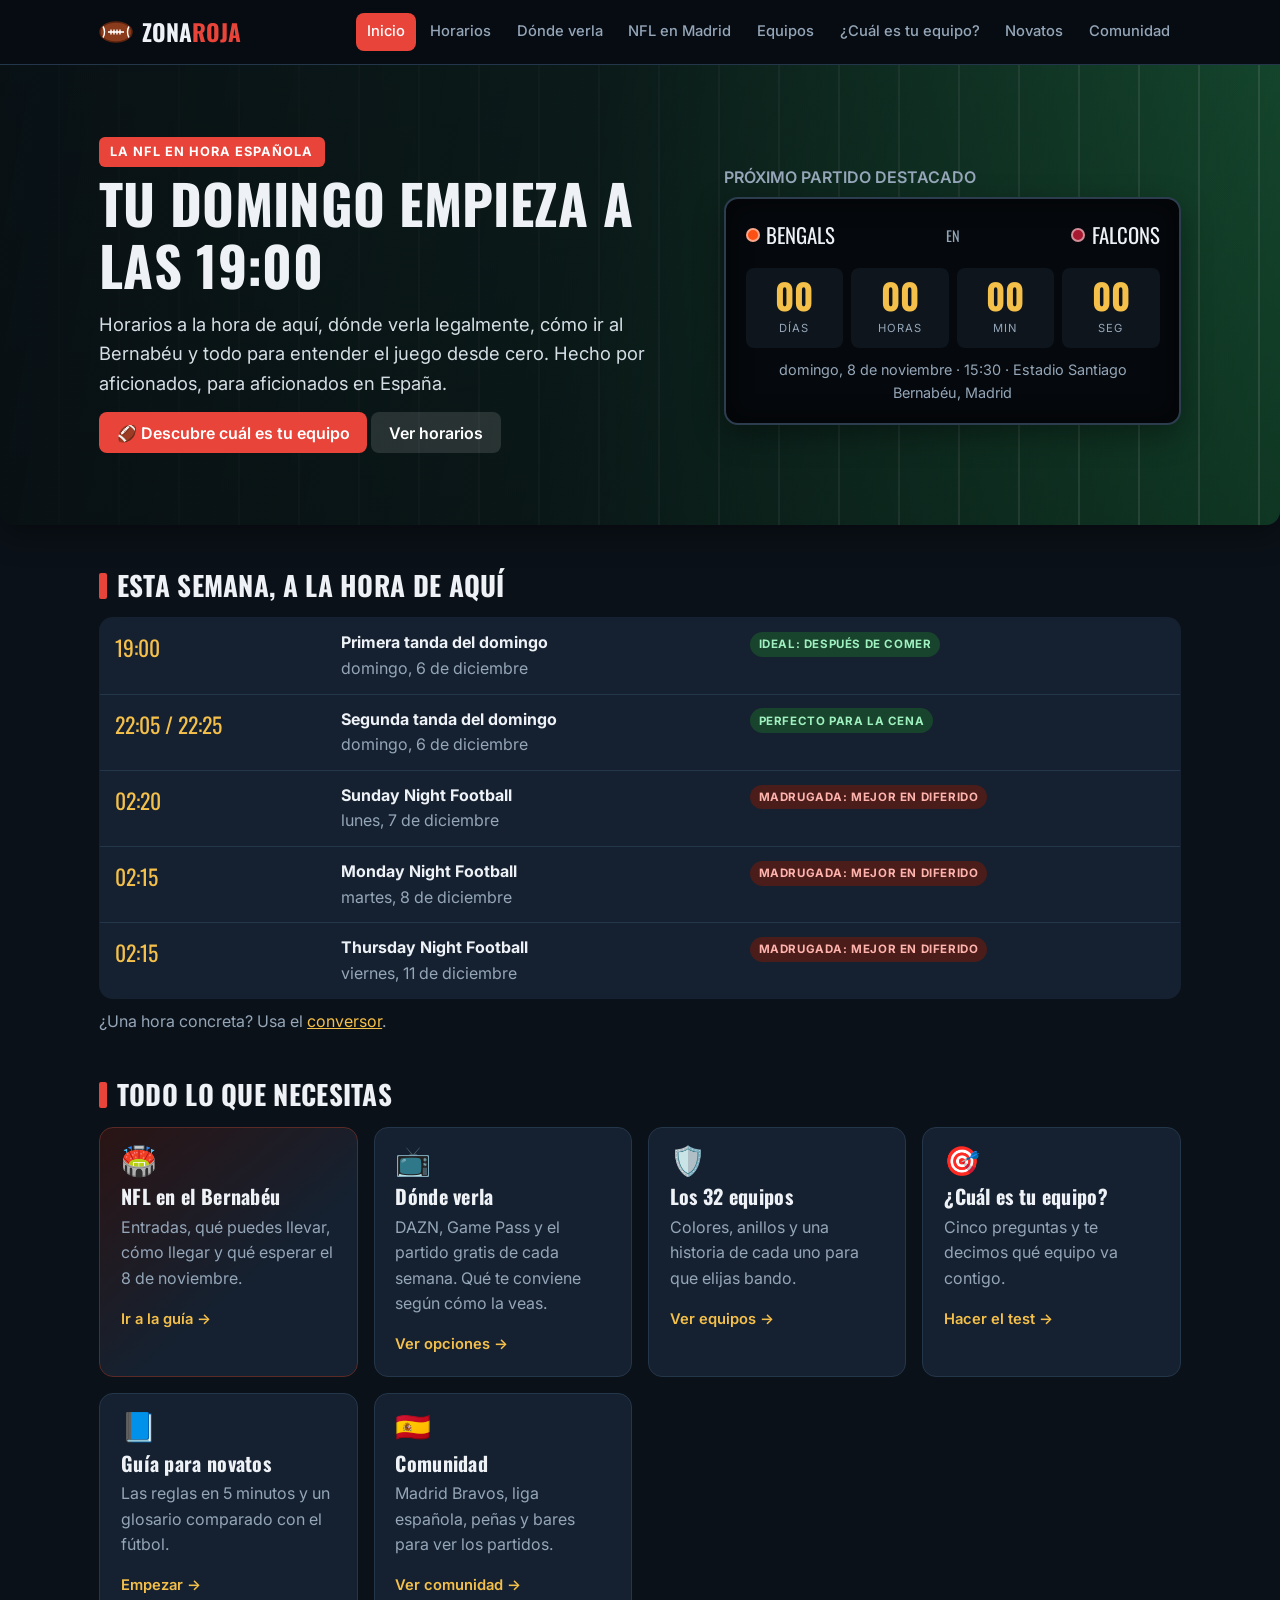
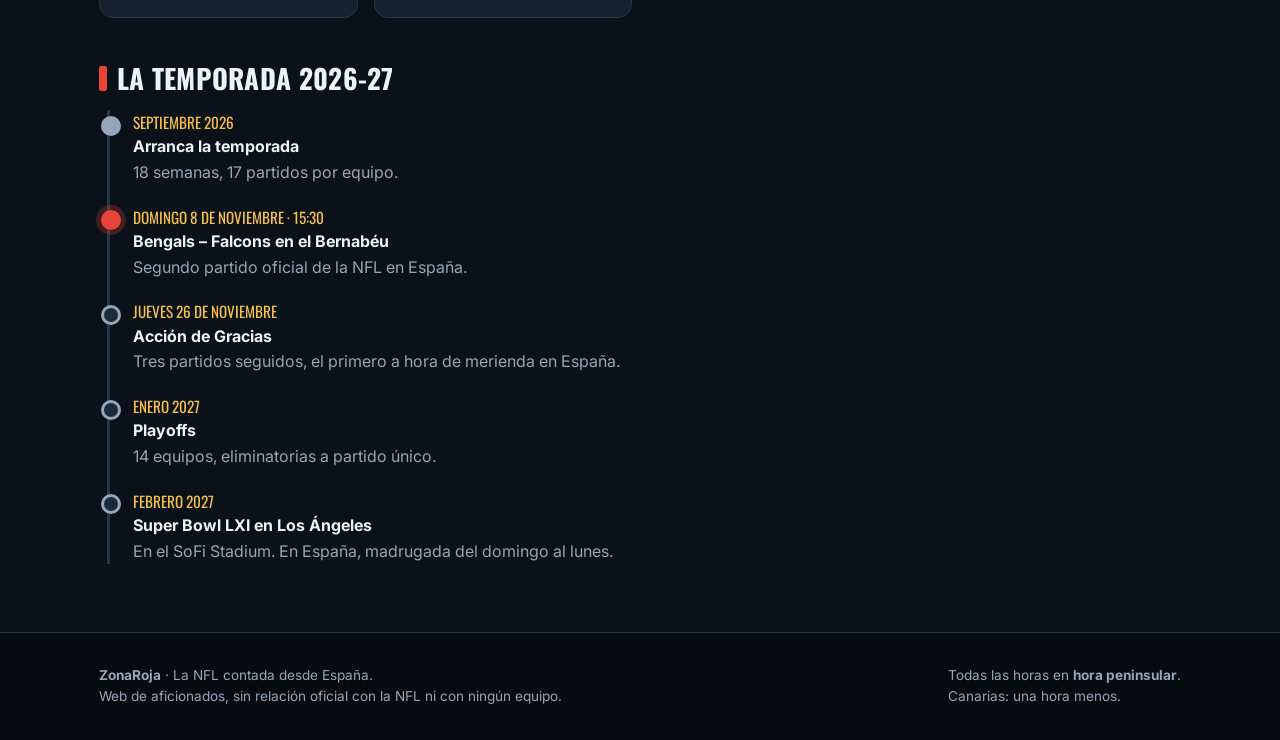
<file: index.html>
<!DOCTYPE html>
<html lang="es">
<head>
<meta charset="utf-8">
<meta name="viewport" content="width=device-width, initial-scale=1">
<title>La NFL contada desde España · ZonaRoja</title>
<link rel="stylesheet" href="style.css">
<script src="app.js" defer></script>
</head>
<body>
<div id="cabecera"></div>
<section class="hero"><div class="wrap hero-grid">
  <div>
    <span class="kicker">La NFL en hora española</span>
    <h1>Tu domingo empieza a las 19:00</h1>
    <p class="lead">Horarios a la hora de aquí, dónde verla legalmente, cómo ir al Bernabéu y todo para entender el juego desde cero. Hecho por aficionados, para aficionados en España.</p>
    <a class="boton" href="test.html">🏈 Descubre cuál es tu equipo</a>
    <a class="boton" style="background:rgba(255,255,255,.12)" href="horarios.html">Ver horarios</a>
  </div>
  <div>
    <div class="muted" style="margin-bottom:.4rem;font-weight:600">PRÓXIMO PARTIDO DESTACADO</div>
    <div class="marcador" id="marcador"></div>
  </div>
</div></section>

<main class="wrap">
  <div id="novedades"></div>
  <h2>Esta semana, a la hora de aquí</h2>
  <div id="aviso-cambio"></div>
  <div class="scroll-x"><table class="tabla"><tbody id="proxima-jornada"></tbody></table></div>
  <p class="muted" style="margin-top:.6rem">¿Una hora concreta? Usa el <a href="horarios.html#conversor">conversor</a>.</p>

  <h2>Todo lo que necesitas</h2>
  <div class="grid">
    <a class="card enlace destacada" href="madrid.html"><span class="icono">🏟️</span><h3>NFL en el Bernabéu</h3><p class="muted">Entradas, qué puedes llevar, cómo llegar y qué esperar el 8 de noviembre.</p><span class="mas">Ir a la guía →</span></a>
    <a class="card enlace" href="donde-ver.html"><span class="icono">📺</span><h3>Dónde verla</h3><p class="muted">DAZN, Game Pass y el partido gratis de cada semana. Qué te conviene según cómo la veas.</p><span class="mas">Ver opciones →</span></a>
    <a class="card enlace" href="equipos.html"><span class="icono">🛡️</span><h3>Los 32 equipos</h3><p class="muted">Colores, anillos y una historia de cada uno para que elijas bando.</p><span class="mas">Ver equipos →</span></a>
    <a class="card enlace" href="test.html"><span class="icono">🎯</span><h3>¿Cuál es tu equipo?</h3><p class="muted">Cinco preguntas y te decimos qué equipo va contigo.</p><span class="mas">Hacer el test →</span></a>
    <a class="card enlace" href="novatos.html"><span class="icono">📘</span><h3>Guía para novatos</h3><p class="muted">Las reglas en 5 minutos y un glosario comparado con el fútbol.</p><span class="mas">Empezar →</span></a>
    <a class="card enlace" href="comunidad.html"><span class="icono">🇪🇸</span><h3>Comunidad</h3><p class="muted">Madrid Bravos, liga española, peñas y bares para ver los partidos.</p><span class="mas">Ver comunidad →</span></a>
  </div>

  <h2>La temporada 2026-27</h2>
  <div class="timeline">
    <div class="hito pasado"><div class="fecha">Septiembre 2026</div><strong>Arranca la temporada</strong><div class="muted">18 semanas, 17 partidos por equipo.</div></div>
    <div class="hito proximo"><div class="fecha">Domingo 8 de noviembre · 15:30</div><strong>Bengals – Falcons en el Bernabéu</strong><div class="muted">Segundo partido oficial de la NFL en España.</div></div>
    <div class="hito"><div class="fecha">Jueves 26 de noviembre</div><strong>Acción de Gracias</strong><div class="muted">Tres partidos seguidos, el primero a hora de merienda en España.</div></div>
    <div class="hito"><div class="fecha">Enero 2027</div><strong>Playoffs</strong><div class="muted">14 equipos, eliminatorias a partido único.</div></div>
    <div class="hito"><div class="fecha">Febrero 2027</div><strong>Super Bowl LXI en Los Ángeles</strong><div class="muted">En el SoFi Stadium. En España, madrugada del domingo al lunes.</div></div>
  </div>
</main>
<div id="pie"></div>
</body>
</html>
</file>
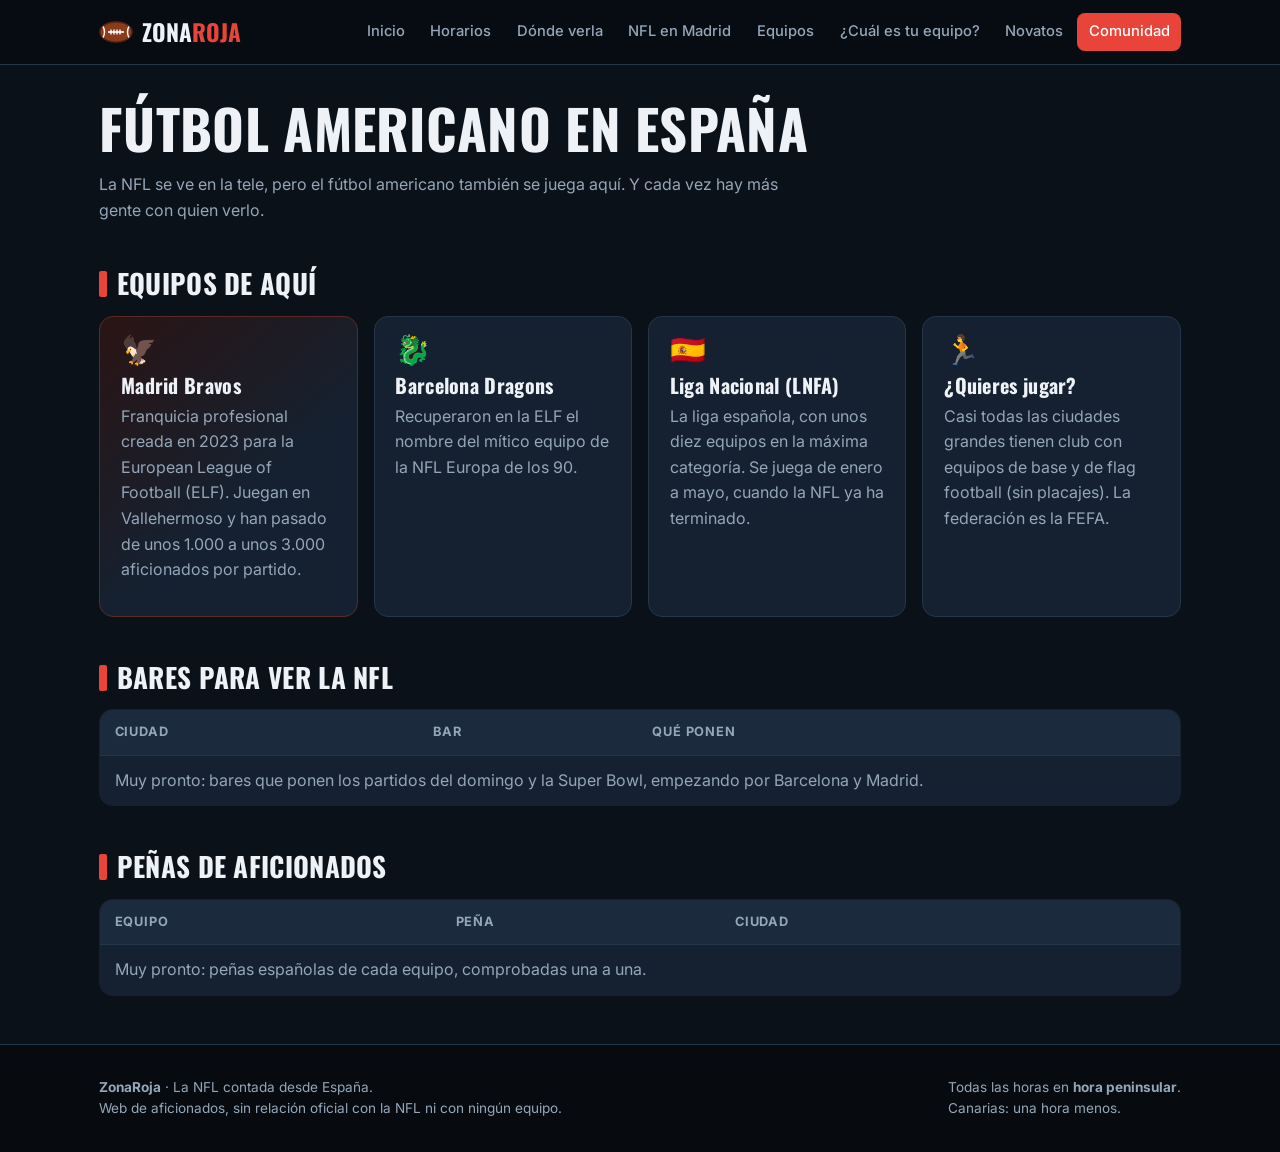
<file: comunidad.html>
<!DOCTYPE html>
<html lang="es">
<head>
<meta charset="utf-8">
<meta name="viewport" content="width=device-width, initial-scale=1">
<title>Comunidad NFL en España · ZonaRoja</title>
<link rel="stylesheet" href="style.css">
<script src="app.js" defer></script>
</head>
<body>
<div id="cabecera"></div>
<main class="wrap">
  <h1 style="margin-top:2rem">Fútbol americano en España</h1>
  <p class="lead muted" style="max-width:720px">La NFL se ve en la tele, pero el fútbol americano también se juega aquí. Y cada vez hay más gente con quien verlo.</p>

  <h2>Equipos de aquí</h2>
  <div class="grid">
    <div class="card destacada"><span class="icono">🦅</span><h3>Madrid Bravos</h3><p class="muted">Franquicia profesional creada en 2023 para la European League of Football (ELF). Juegan en Vallehermoso y han pasado de unos 1.000 a unos 3.000 aficionados por partido.</p></div>
    <div class="card"><span class="icono">🐉</span><h3>Barcelona Dragons</h3><p class="muted">Recuperaron en la ELF el nombre del mítico equipo de la NFL Europa de los 90.</p></div>
    <div class="card"><span class="icono">🇪🇸</span><h3>Liga Nacional (LNFA)</h3><p class="muted">La liga española, con unos diez equipos en la máxima categoría. Se juega de enero a mayo, cuando la NFL ya ha terminado.</p></div>
    <div class="card"><span class="icono">🏃</span><h3>¿Quieres jugar?</h3><p class="muted">Casi todas las ciudades grandes tienen club con equipos de base y de flag football (sin placajes). La federación es la FEFA.</p></div>
  </div>

  <h2>Bares para ver la NFL</h2>
  <div class="scroll-x"><table class="tabla"><thead><tr><th>Ciudad</th><th>Bar</th><th>Qué ponen</th><th></th></tr></thead>
    <tbody id="tabla-bares"><tr><td colspan="4" class="muted">Muy pronto: bares que ponen los partidos del domingo y la Super Bowl, empezando por Barcelona y Madrid.</td></tr></tbody></table></div>

  <h2>Peñas de aficionados</h2>
  <div class="scroll-x"><table class="tabla"><thead><tr><th>Equipo</th><th>Peña</th><th>Ciudad</th><th></th></tr></thead>
    <tbody id="tabla-penas"><tr><td colspan="4" class="muted">Muy pronto: peñas españolas de cada equipo, comprobadas una a una.</td></tr></tbody></table></div>
</main>
<div id="pie"></div>
</body>
</html>
</file>
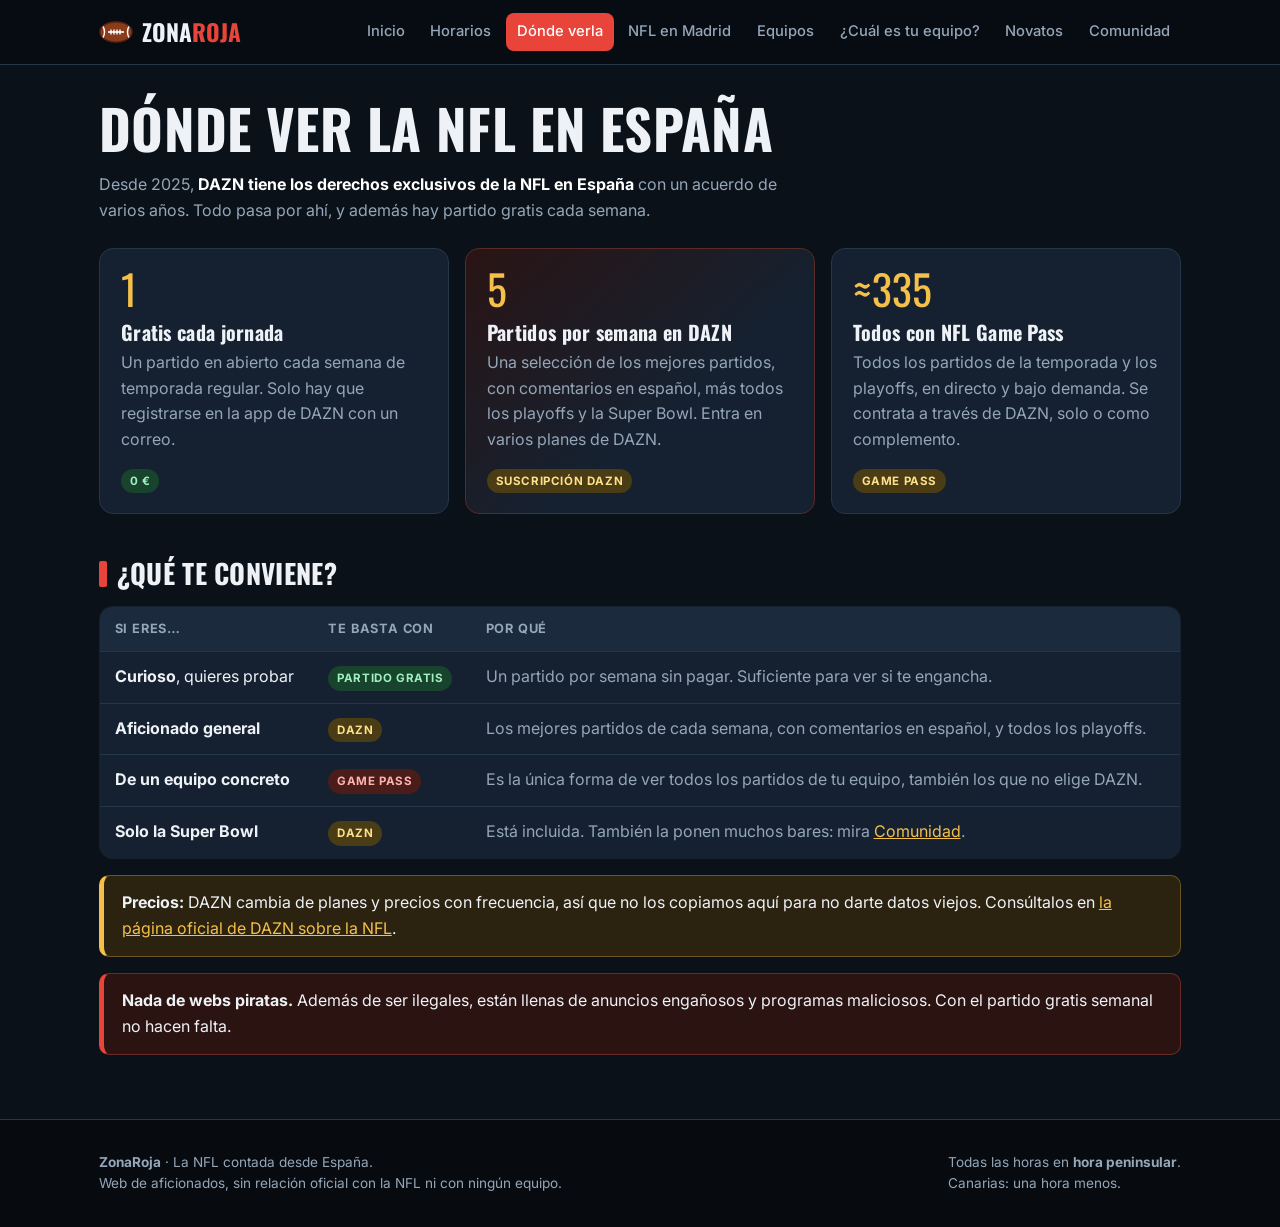
<file: donde-ver.html>
<!DOCTYPE html>
<html lang="es">
<head>
<meta charset="utf-8">
<meta name="viewport" content="width=device-width, initial-scale=1">
<title>Dónde ver la NFL en España · ZonaRoja</title>
<link rel="stylesheet" href="style.css">
<script src="app.js" defer></script>
</head>
<body>
<div id="cabecera"></div>
<main class="wrap">
  <h1 style="margin-top:2rem">Dónde ver la NFL en España</h1>
  <p class="lead muted" style="max-width:720px">Desde 2025, <strong style="color:#fff">DAZN tiene los derechos exclusivos de la NFL en España</strong> con un acuerdo de varios años. Todo pasa por ahí, y además hay partido gratis cada semana.</p>

  <div class="grid" style="margin-top:1.5rem">
    <div class="card"><span class="num">1</span><h3 style="margin-top:.4rem">Gratis cada jornada</h3><p class="muted">Un partido en abierto cada semana de temporada regular. Solo hay que registrarse en la app de DAZN con un correo.</p><span class="tag ok">0 €</span></div>
    <div class="card destacada"><span class="num">5</span><h3 style="margin-top:.4rem">Partidos por semana en DAZN</h3><p class="muted">Una selección de los mejores partidos, con comentarios en español, más todos los playoffs y la Super Bowl. Entra en varios planes de DAZN.</p><span class="tag medio">Suscripción DAZN</span></div>
    <div class="card"><span class="num">≈335</span><h3 style="margin-top:.4rem">Todos con NFL Game Pass</h3><p class="muted">Todos los partidos de la temporada y los playoffs, en directo y bajo demanda. Se contrata a través de DAZN, solo o como complemento.</p><span class="tag medio">Game Pass</span></div>
  </div>

  <h2>¿Qué te conviene?</h2>
  <div class="scroll-x"><table class="tabla">
    <thead><tr><th>Si eres…</th><th>Te basta con</th><th>Por qué</th></tr></thead>
    <tbody>
      <tr><td><strong>Curioso</strong>, quieres probar</td><td><span class="tag ok">Partido gratis</span></td><td class="muted">Un partido por semana sin pagar. Suficiente para ver si te engancha.</td></tr>
      <tr><td><strong>Aficionado general</strong></td><td><span class="tag medio">DAZN</span></td><td class="muted">Los mejores partidos de cada semana, con comentarios en español, y todos los playoffs.</td></tr>
      <tr><td><strong>De un equipo concreto</strong></td><td><span class="tag mal">Game Pass</span></td><td class="muted">Es la única forma de ver todos los partidos de tu equipo, también los que no elige DAZN.</td></tr>
      <tr><td><strong>Solo la Super Bowl</strong></td><td><span class="tag medio">DAZN</span></td><td class="muted">Está incluida. También la ponen muchos bares: mira <a href="comunidad.html">Comunidad</a>.</td></tr>
    </tbody>
  </table></div>

  <div class="aviso"><strong>Precios:</strong> DAZN cambia de planes y precios con frecuencia, así que no los copiamos aquí para no darte datos viejos. Consúltalos en <a href="https://www.dazn.com/es-ES/news/f%C3%BAtbol-americano/donde-ver-nfl-en-espana-tv-y-como-contratar-el-nfl-game-pass/yxlyrgzjzc5k10e8rinql9ax2">la página oficial de DAZN sobre la NFL</a>.</div>

  <div class="aviso rojo"><strong>Nada de webs piratas.</strong> Además de ser ilegales, están llenas de anuncios engañosos y programas maliciosos. Con el partido gratis semanal no hacen falta.</div>
</main>
<div id="pie"></div>
</body>
</html>
</file>
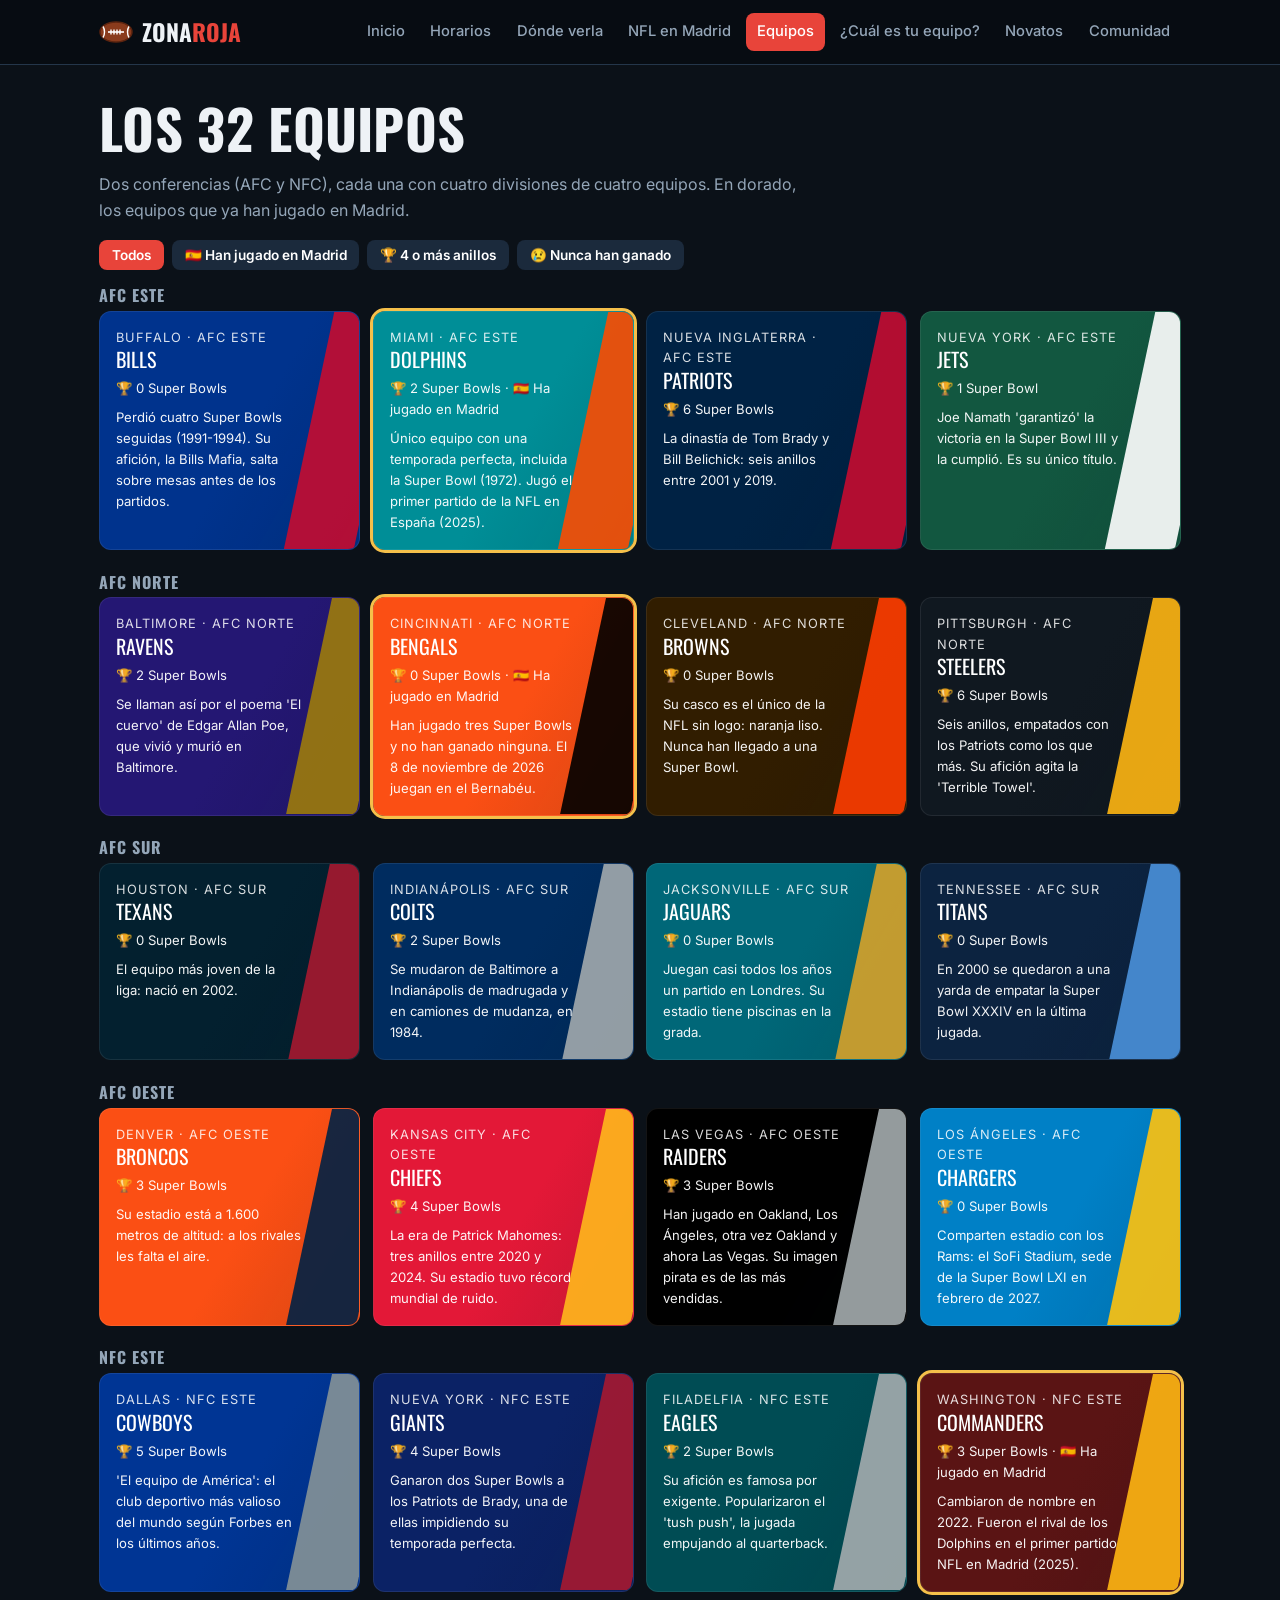
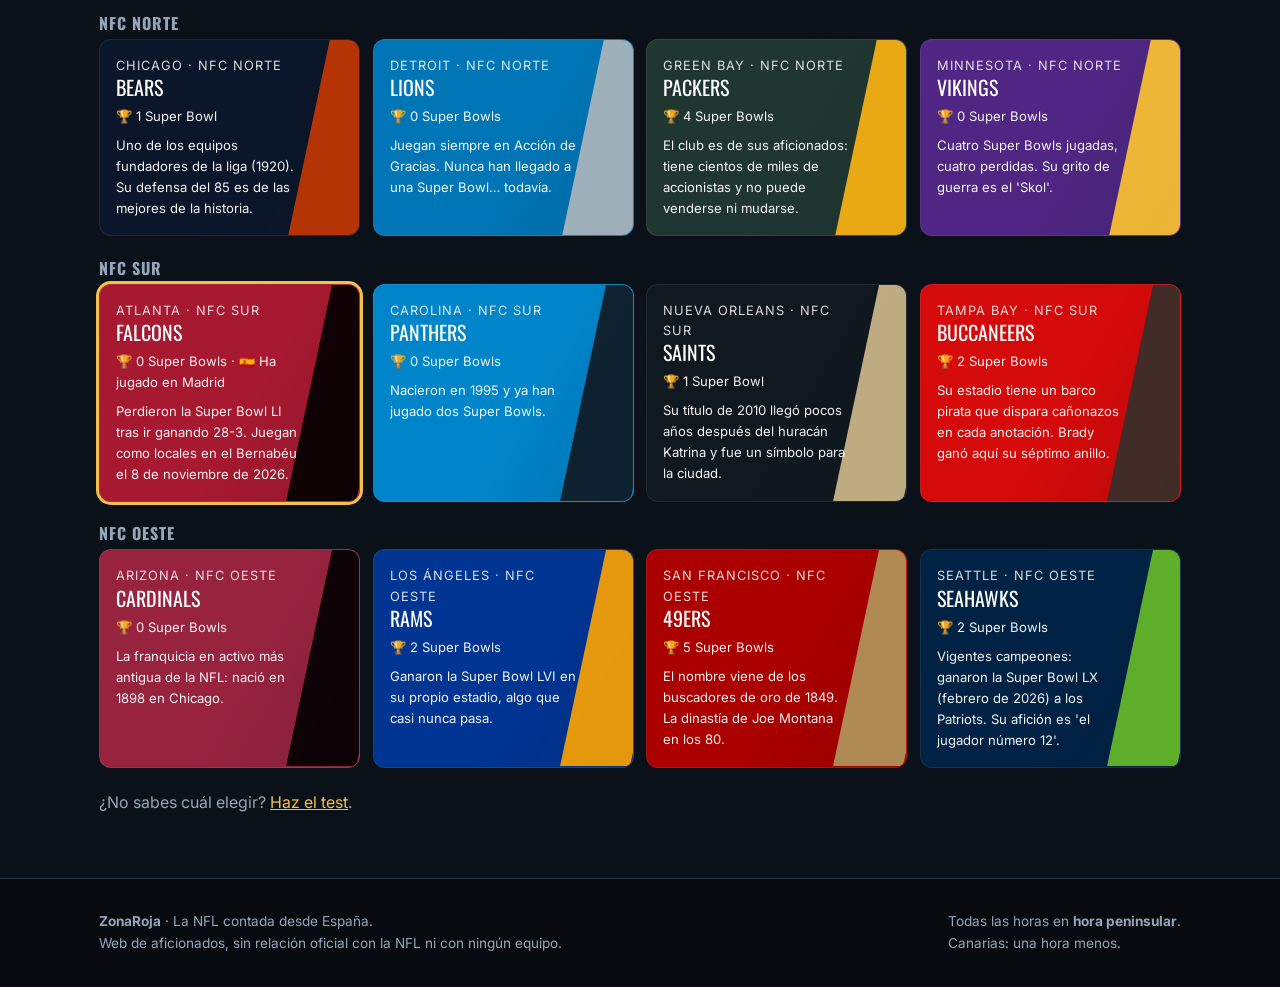
<file: equipos.html>
<!DOCTYPE html>
<html lang="es">
<head>
<meta charset="utf-8">
<meta name="viewport" content="width=device-width, initial-scale=1">
<title>Los 32 equipos de la NFL · ZonaRoja</title>
<link rel="stylesheet" href="style.css">
<script src="app.js" defer></script>
</head>
<body>
<div id="cabecera"></div>
<main class="wrap">
  <h1 style="margin-top:2rem">Los 32 equipos</h1>
  <p class="lead muted" style="max-width:720px">Dos conferencias (AFC y NFC), cada una con cuatro divisiones de cuatro equipos. En dorado, los equipos que ya han jugado en Madrid.</p>
  <div class="filtros">
    <button data-f="Todos">Todos</button>
    <button data-f="España">🇪🇸 Han jugado en Madrid</button>
    <button data-f="Campeones">🏆 4 o más anillos</button>
    <button data-f="Sin anillo">😢 Nunca han ganado</button>
  </div>
  <div id="lista-equipos"></div>
  <p class="muted">¿No sabes cuál elegir? <a href="test.html">Haz el test</a>.</p>
</main>
<div id="pie"></div>
</body>
</html>
</file>
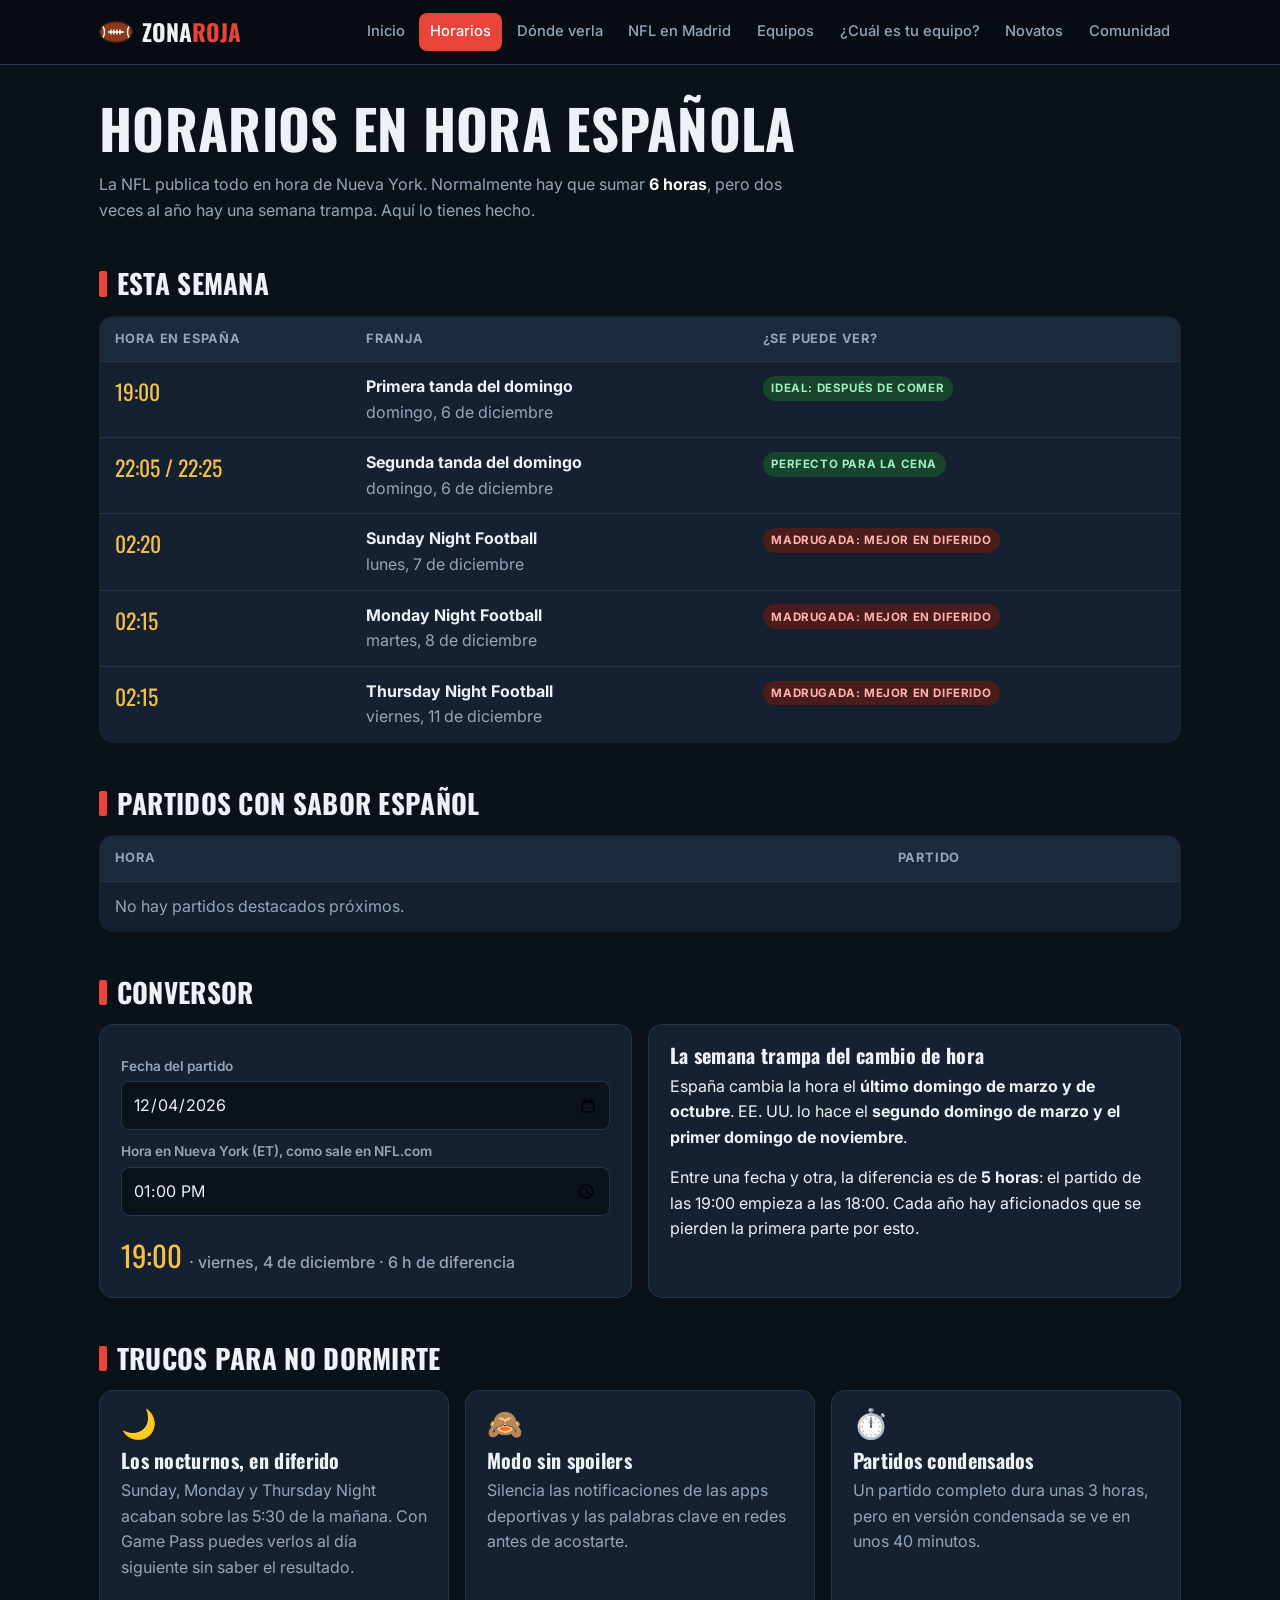
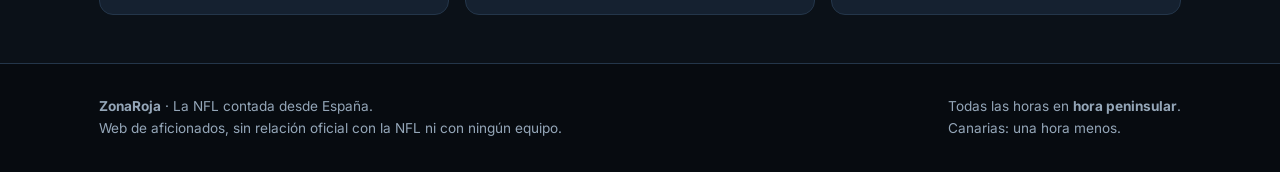
<file: horarios.html>
<!DOCTYPE html>
<html lang="es">
<head>
<meta charset="utf-8">
<meta name="viewport" content="width=device-width, initial-scale=1">
<title>Horarios NFL en hora española · ZonaRoja</title>
<link rel="stylesheet" href="style.css">
<script src="app.js" defer></script>
</head>
<body>
<div id="cabecera"></div>
<main class="wrap">
  <h1 style="margin-top:2rem">Horarios en hora española</h1>
  <p class="lead muted" style="max-width:720px">La NFL publica todo en hora de Nueva York. Normalmente hay que sumar <strong style="color:#fff">6 horas</strong>, pero dos veces al año hay una semana trampa. Aquí lo tienes hecho.</p>

  <h2>Esta semana</h2>
  <div id="aviso-cambio-h"></div>
  <div class="scroll-x"><table class="tabla"><thead><tr><th>Hora en España</th><th>Franja</th><th>¿Se puede ver?</th></tr></thead><tbody id="proxima-jornada-h"></tbody></table></div>

  <h2>Partidos con sabor español</h2>
  <div class="scroll-x"><table class="tabla"><thead><tr><th>Hora</th><th>Partido</th><th></th></tr></thead><tbody id="tabla-partidos"></tbody></table></div>

  <h2 id="conversor">Conversor</h2>
  <div class="grid-2">
    <div class="card">
      <label for="conv-fecha">Fecha del partido</label><input type="date" id="conv-fecha">
      <label for="conv-hora">Hora en Nueva York (ET), como sale en NFL.com</label><input type="time" id="conv-hora" value="13:00">
      <div class="resultado" id="conv-resultado"></div>
    </div>
    <div class="card">
      <h3>La semana trampa del cambio de hora</h3>
      <p>España cambia la hora el <strong>último domingo de marzo y de octubre</strong>. EE. UU. lo hace el <strong>segundo domingo de marzo y el primer domingo de noviembre</strong>.</p>
      <p>Entre una fecha y otra, la diferencia es de <strong>5 horas</strong>: el partido de las 19:00 empieza a las 18:00. Cada año hay aficionados que se pierden la primera parte por esto.</p>
    </div>
  </div>

  <h2>Trucos para no dormirte</h2>
  <div class="grid">
    <div class="card"><span class="icono">🌙</span><h3>Los nocturnos, en diferido</h3><p class="muted">Sunday, Monday y Thursday Night acaban sobre las 5:30 de la mañana. Con Game Pass puedes verlos al día siguiente sin saber el resultado.</p></div>
    <div class="card"><span class="icono">🙈</span><h3>Modo sin spoilers</h3><p class="muted">Silencia las notificaciones de las apps deportivas y las palabras clave en redes antes de acostarte.</p></div>
    <div class="card"><span class="icono">⏱️</span><h3>Partidos condensados</h3><p class="muted">Un partido completo dura unas 3 horas, pero en versión condensada se ve en unos 40 minutos.</p></div>
  </div>
</main>
<div id="pie"></div>
</body>
</html>
</file>
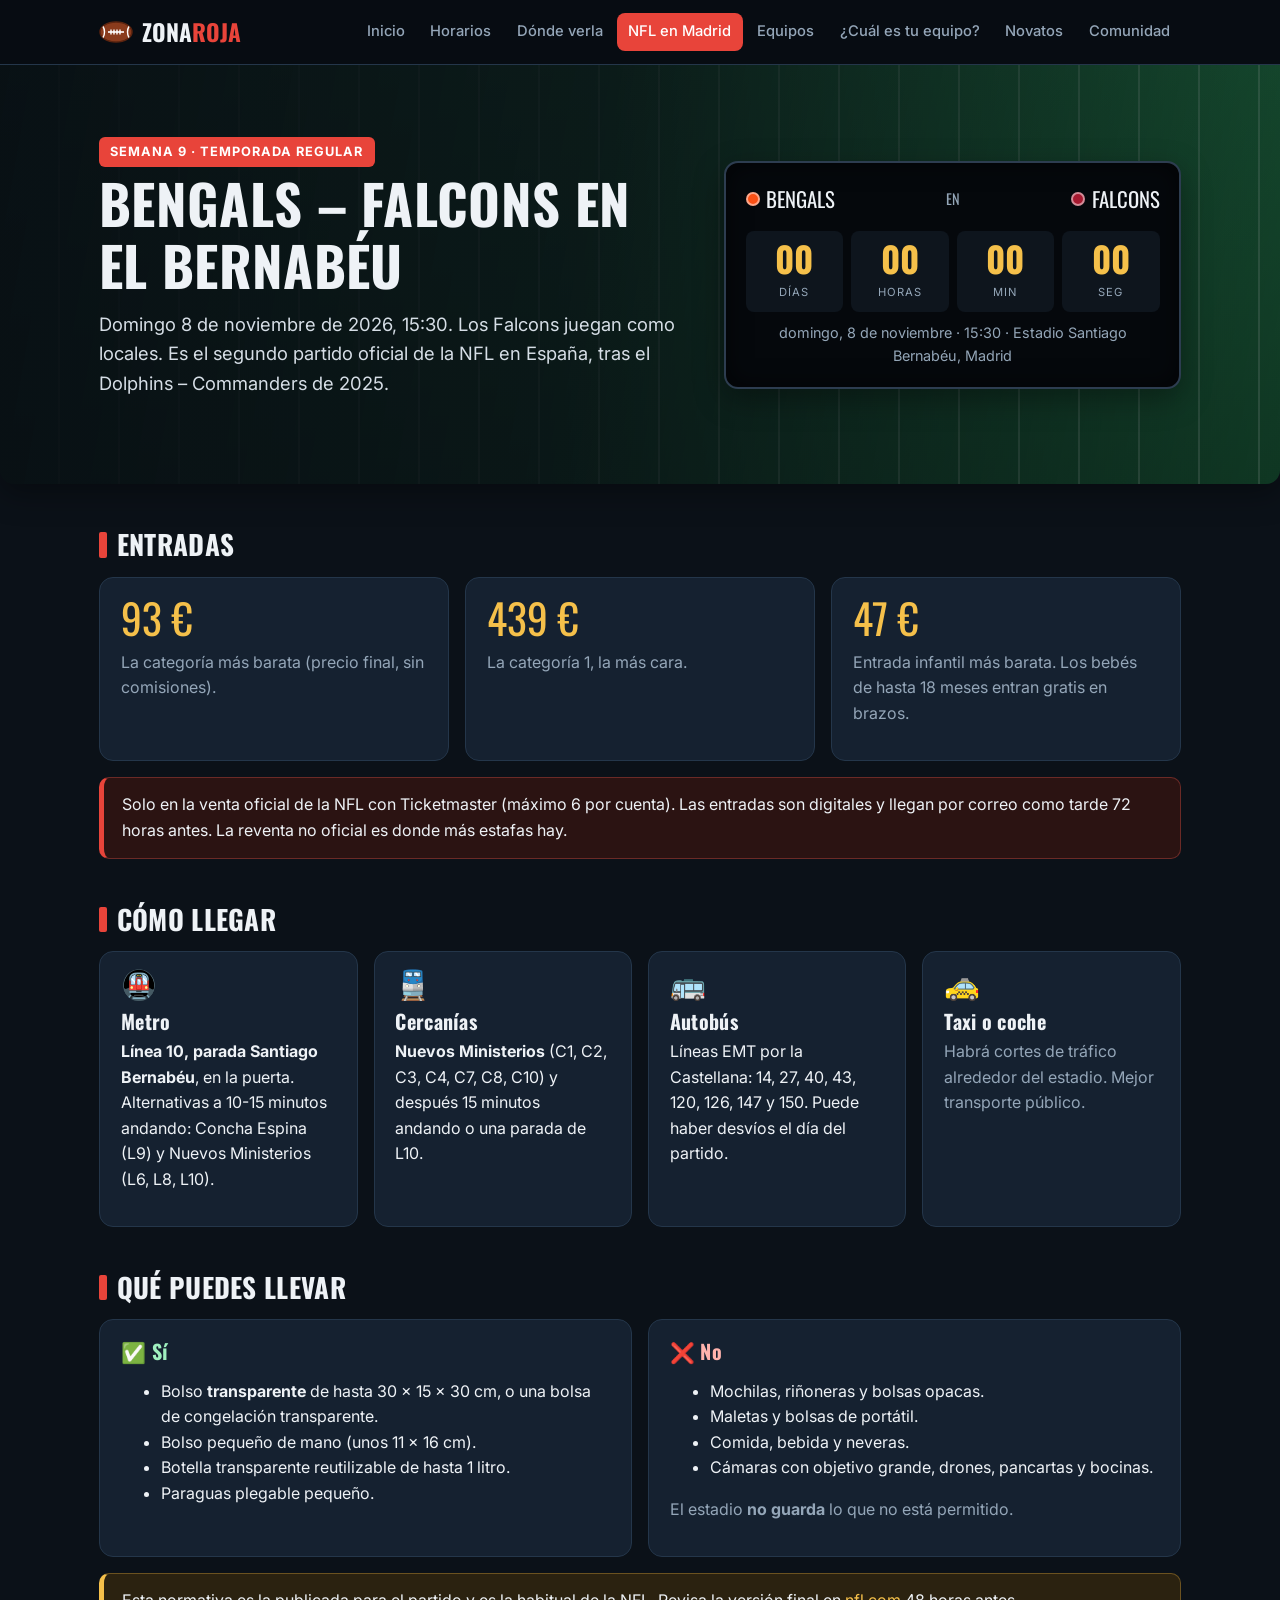
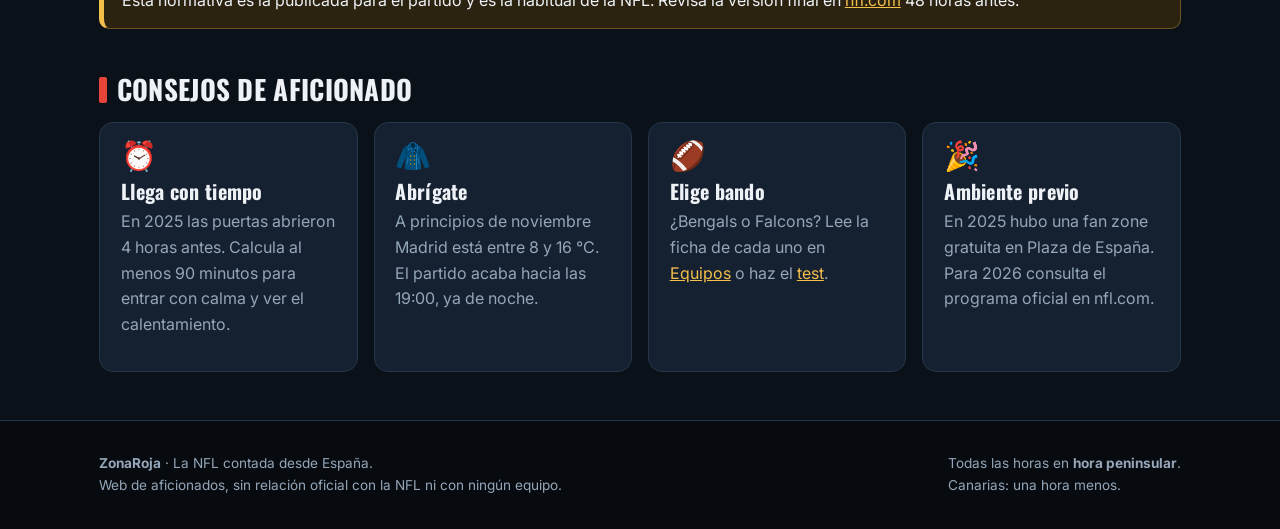
<file: madrid.html>
<!DOCTYPE html>
<html lang="es">
<head>
<meta charset="utf-8">
<meta name="viewport" content="width=device-width, initial-scale=1">
<title>NFL en Madrid 2026 · ZonaRoja</title>
<link rel="stylesheet" href="style.css">
<script src="app.js" defer></script>
</head>
<body>
<div id="cabecera"></div>
<section class="hero"><div class="wrap hero-grid">
  <div>
    <span class="kicker">Semana 9 · Temporada regular</span>
    <h1>Bengals – Falcons en el Bernabéu</h1>
    <p class="lead">Domingo 8 de noviembre de 2026, 15:30. Los Falcons juegan como locales. Es el segundo partido oficial de la NFL en España, tras el Dolphins – Commanders de 2025.</p>
  </div>
  <div class="marcador" id="marcador-madrid"></div>
</div></section>

<main class="wrap">
  <h2>Entradas</h2>
  <div class="grid">
    <div class="card"><span class="num">93 €</span><p class="muted">La categoría más barata (precio final, sin comisiones).</p></div>
    <div class="card"><span class="num">439 €</span><p class="muted">La categoría 1, la más cara.</p></div>
    <div class="card"><span class="num">47 €</span><p class="muted">Entrada infantil más barata. Los bebés de hasta 18 meses entran gratis en brazos.</p></div>
  </div>
  <div class="aviso rojo">Solo en la venta oficial de la NFL con Ticketmaster (máximo 6 por cuenta). Las entradas son digitales y llegan por correo como tarde 72 horas antes. La reventa no oficial es donde más estafas hay.</div>

  <h2>Cómo llegar</h2>
  <div class="grid">
    <div class="card"><span class="icono">🚇</span><h3>Metro</h3><p><strong>Línea 10, parada Santiago Bernabéu</strong>, en la puerta. Alternativas a 10-15 minutos andando: Concha Espina (L9) y Nuevos Ministerios (L6, L8, L10).</p></div>
    <div class="card"><span class="icono">🚆</span><h3>Cercanías</h3><p><strong>Nuevos Ministerios</strong> (C1, C2, C3, C4, C7, C8, C10) y después 15 minutos andando o una parada de L10.</p></div>
    <div class="card"><span class="icono">🚌</span><h3>Autobús</h3><p>Líneas EMT por la Castellana: 14, 27, 40, 43, 120, 126, 147 y 150. Puede haber desvíos el día del partido.</p></div>
    <div class="card"><span class="icono">🚕</span><h3>Taxi o coche</h3><p class="muted">Habrá cortes de tráfico alrededor del estadio. Mejor transporte público.</p></div>
  </div>

  <h2>Qué puedes llevar</h2>
  <div class="grid-2">
    <div class="card"><h3 style="color:#9ff0bf">✅ Sí</h3><ul>
      <li>Bolso <strong>transparente</strong> de hasta 30 × 15 × 30 cm, o una bolsa de congelación transparente.</li>
      <li>Bolso pequeño de mano (unos 11 × 16 cm).</li>
      <li>Botella transparente reutilizable de hasta 1 litro.</li>
      <li>Paraguas plegable pequeño.</li></ul></div>
    <div class="card"><h3 style="color:#ffb3ad">❌ No</h3><ul>
      <li>Mochilas, riñoneras y bolsas opacas.</li>
      <li>Maletas y bolsas de portátil.</li>
      <li>Comida, bebida y neveras.</li>
      <li>Cámaras con objetivo grande, drones, pancartas y bocinas.</li></ul>
      <p class="muted">El estadio <strong>no guarda</strong> lo que no está permitido.</p></div>
  </div>
  <div class="aviso">Esta normativa es la publicada para el partido y es la habitual de la NFL. Revisa la versión final en <a href="https://www.nfl.com/international/games/madrid/">nfl.com</a> 48 horas antes.</div>

  <h2>Consejos de aficionado</h2>
  <div class="grid">
    <div class="card"><span class="icono">⏰</span><h3>Llega con tiempo</h3><p class="muted">En 2025 las puertas abrieron 4 horas antes. Calcula al menos 90 minutos para entrar con calma y ver el calentamiento.</p></div>
    <div class="card"><span class="icono">🧥</span><h3>Abrígate</h3><p class="muted">A principios de noviembre Madrid está entre 8 y 16 °C. El partido acaba hacia las 19:00, ya de noche.</p></div>
    <div class="card"><span class="icono">🏈</span><h3>Elige bando</h3><p class="muted">¿Bengals o Falcons? Lee la ficha de cada uno en <a href="equipos.html">Equipos</a> o haz el <a href="test.html">test</a>.</p></div>
    <div class="card"><span class="icono">🎉</span><h3>Ambiente previo</h3><p class="muted">En 2025 hubo una fan zone gratuita en Plaza de España. Para 2026 consulta el programa oficial en nfl.com.</p></div>
  </div>
</main>
<div id="pie"></div>
</body>
</html>
</file>
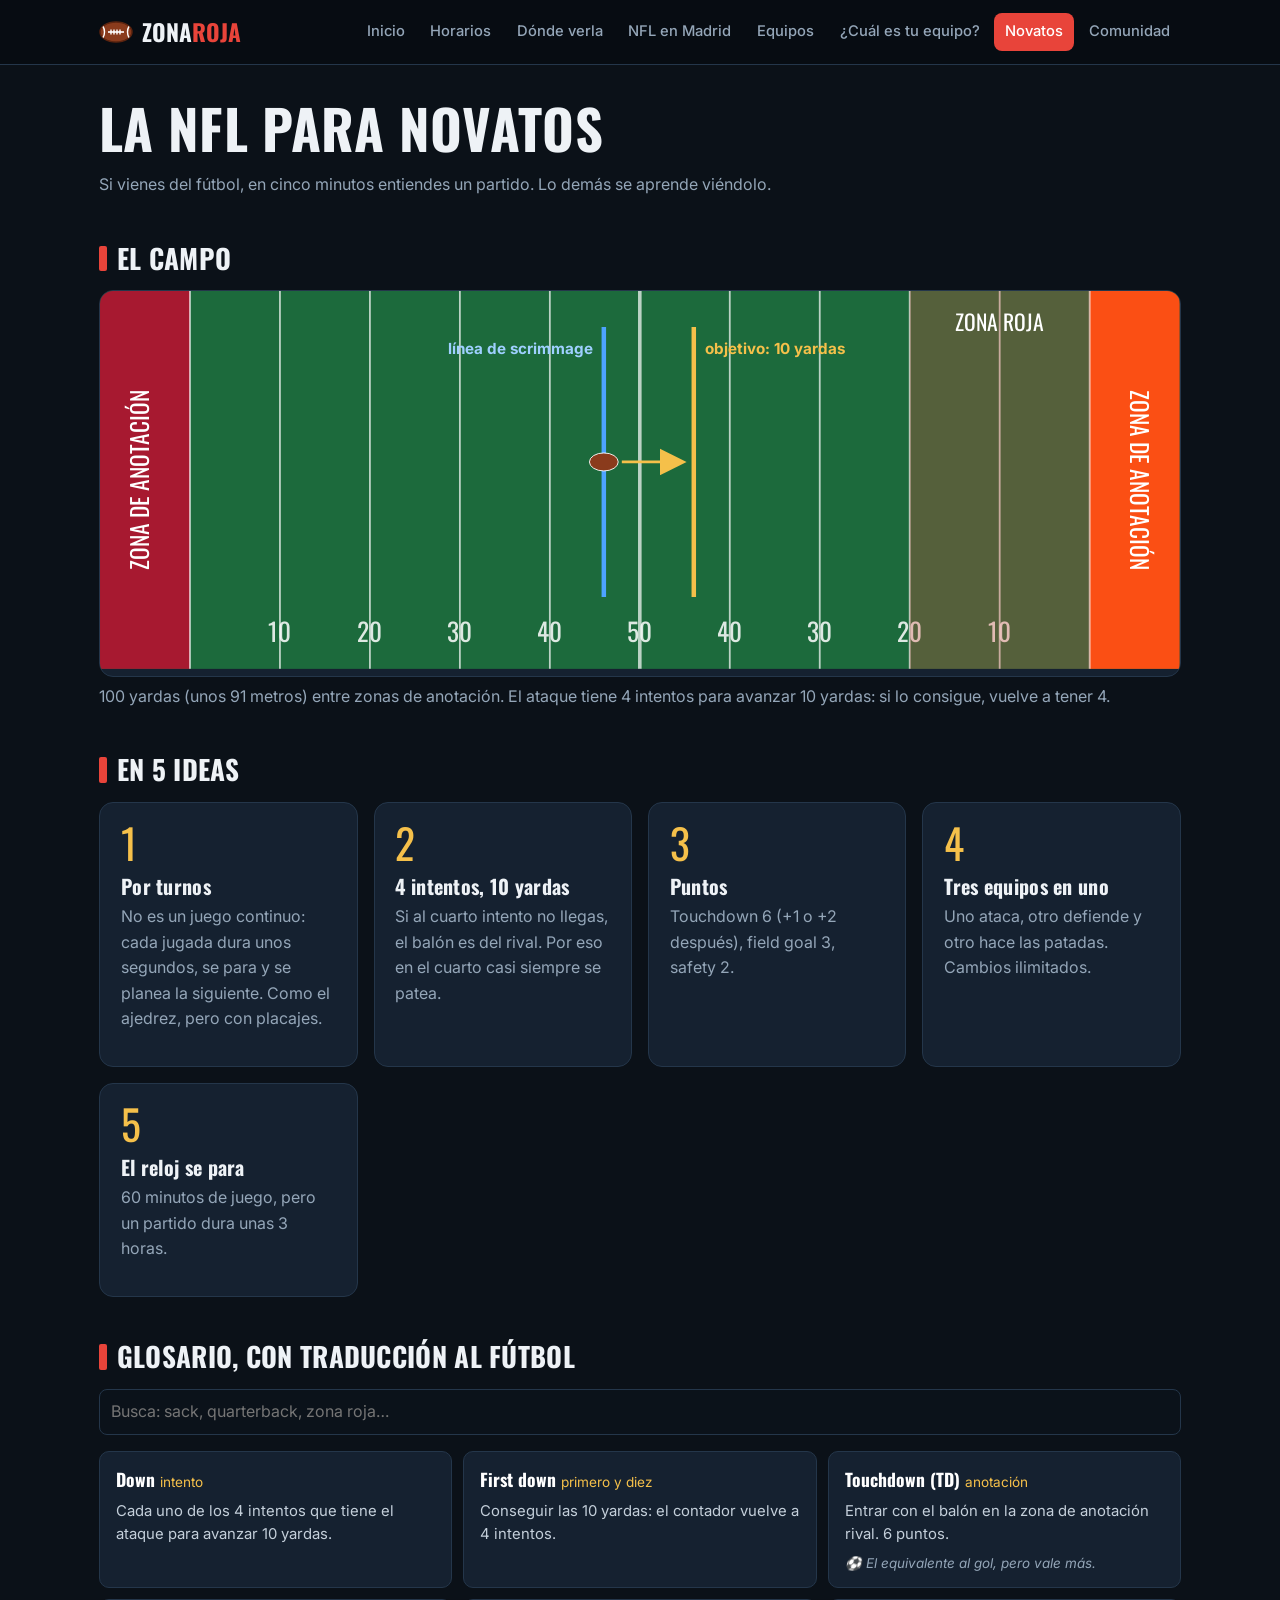
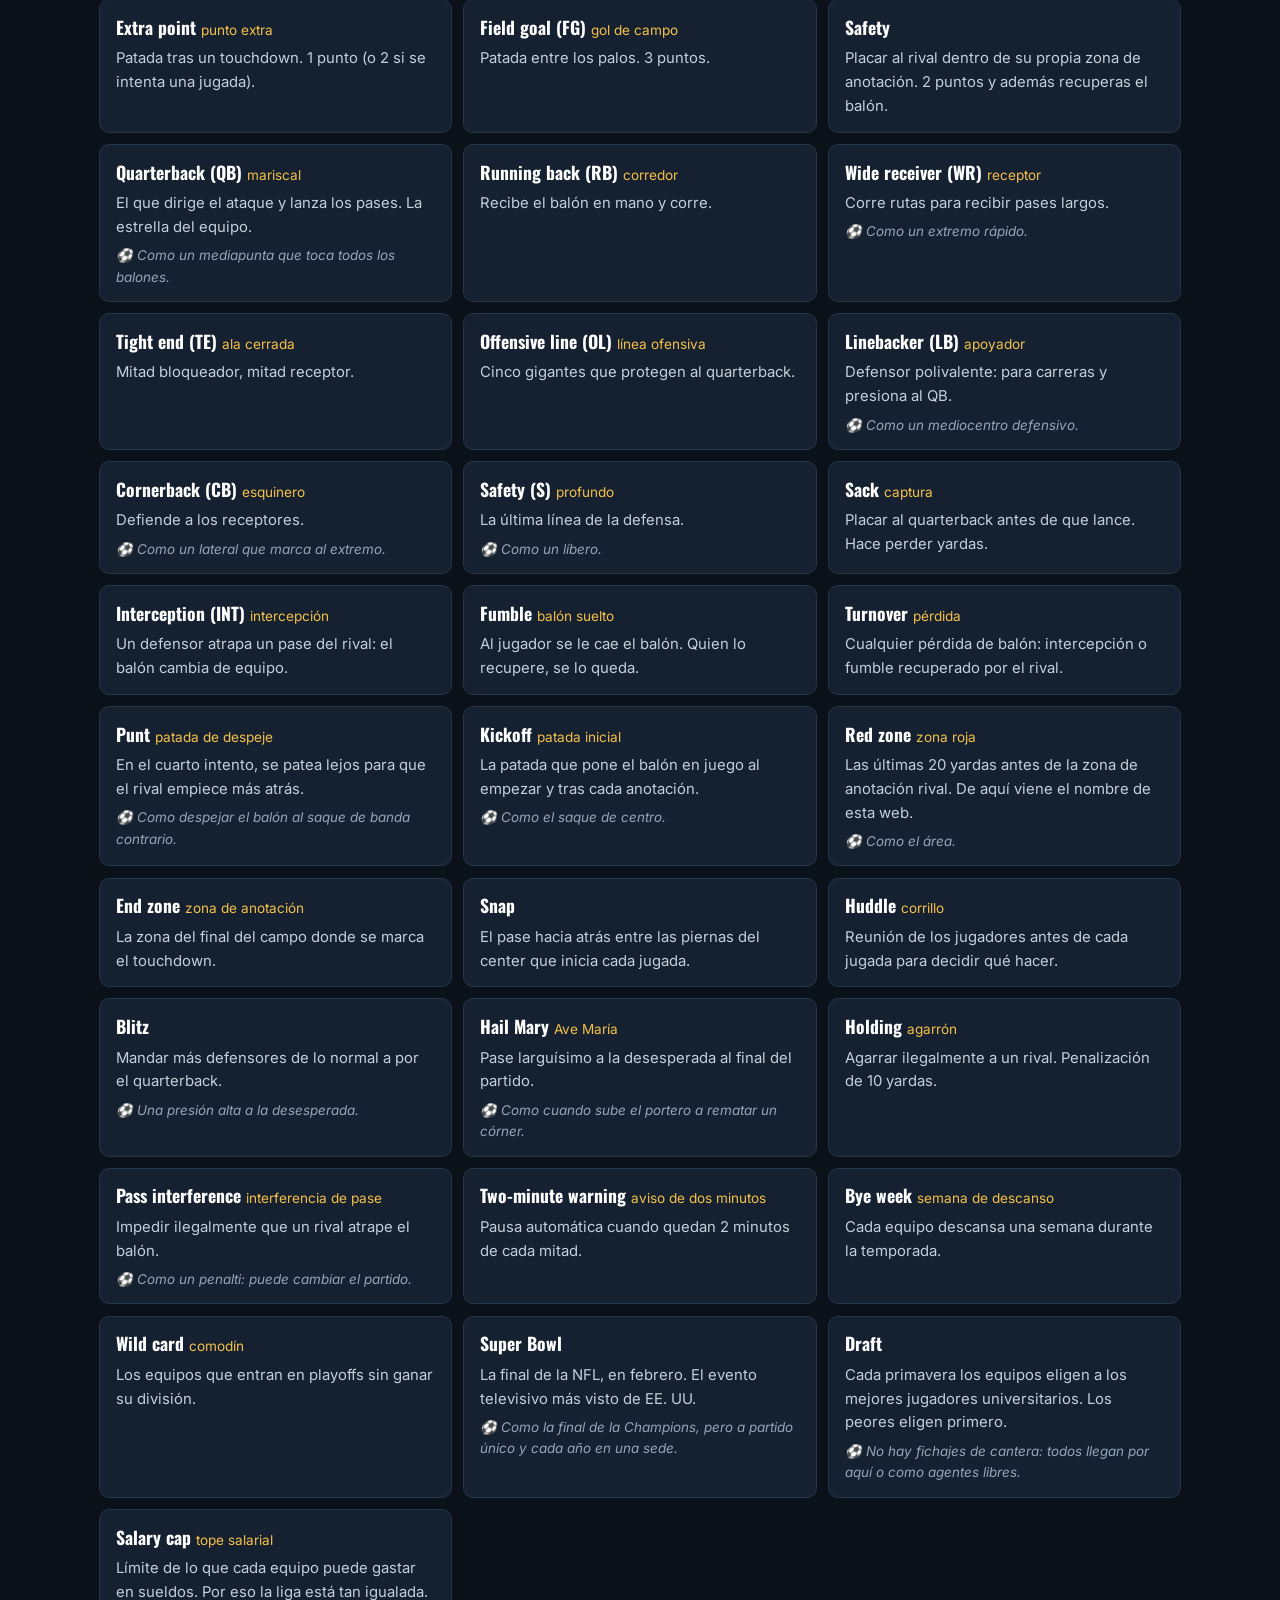
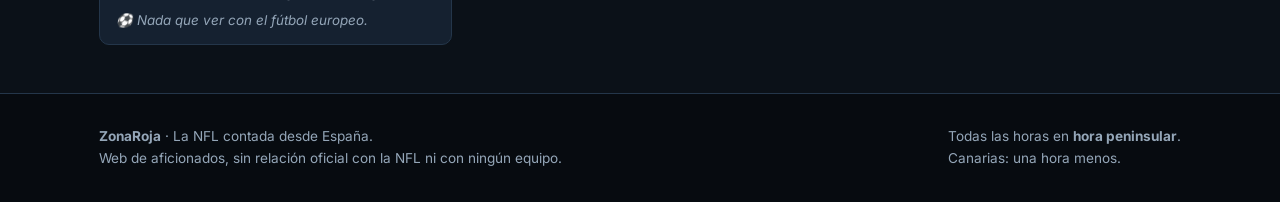
<file: novatos.html>
<!DOCTYPE html>
<html lang="es">
<head>
<meta charset="utf-8">
<meta name="viewport" content="width=device-width, initial-scale=1">
<title>La NFL para novatos · ZonaRoja</title>
<link rel="stylesheet" href="style.css">
<script src="app.js" defer></script>
</head>
<body>
<div id="cabecera"></div>
<main class="wrap">
  <h1 style="margin-top:2rem">La NFL para novatos</h1>
  <p class="lead muted" style="max-width:720px">Si vienes del fútbol, en cinco minutos entiendes un partido. Lo demás se aprende viéndolo.</p>

  <h2>El campo</h2>
  <div class="card" style="padding:0;overflow:hidden">
    <svg viewBox="0 0 1200 420" width="100%" role="img" aria-label="Esquema de un campo de fútbol americano">
      <rect width="1200" height="420" fill="#1c6a3c"/>
      <rect x="0" y="0" width="100" height="420" fill="#A71930"/><rect x="1100" y="0" width="100" height="420" fill="#FB4F14"/>
      <text x="50" y="215" fill="#fff" font-family="Oswald" font-size="26" text-anchor="middle" transform="rotate(-90 50 210)">ZONA DE ANOTACIÓN</text>
      <text x="1150" y="215" fill="#fff" font-family="Oswald" font-size="26" text-anchor="middle" transform="rotate(90 1150 210)">ZONA DE ANOTACIÓN</text>
      <g stroke="#fff" stroke-opacity=".7" stroke-width="2">
        <line x1="100" y1="0" x2="100" y2="420"/><line x1="200" y1="0" x2="200" y2="420"/><line x1="300" y1="0" x2="300" y2="420"/><line x1="400" y1="0" x2="400" y2="420"/><line x1="500" y1="0" x2="500" y2="420"/><line x1="600" y1="0" x2="600" y2="420" stroke-width="4"/><line x1="700" y1="0" x2="700" y2="420"/><line x1="800" y1="0" x2="800" y2="420"/><line x1="900" y1="0" x2="900" y2="420"/><line x1="1000" y1="0" x2="1000" y2="420"/><line x1="1100" y1="0" x2="1100" y2="420"/>
      </g>
      <g fill="#fff" font-family="Oswald" font-size="28" text-anchor="middle" opacity=".85">
        <text x="200" y="390">10</text><text x="300" y="390">20</text><text x="400" y="390">30</text><text x="500" y="390">40</text><text x="600" y="390">50</text><text x="700" y="390">40</text><text x="800" y="390">30</text><text x="900" y="390">20</text><text x="1000" y="390">10</text>
      </g>
      <rect x="900" y="0" width="200" height="420" fill="#e8443a" opacity=".28"/>
      <text x="1000" y="45" fill="#fff" font-family="Oswald" font-size="24" text-anchor="middle">ZONA ROJA</text>
      <line x1="560" y1="40" x2="560" y2="340" stroke="#4da3ff" stroke-width="5"/><text x="548" y="70" fill="#9fd0ff" font-family="Inter" font-size="17" text-anchor="end" font-weight="700">línea de scrimmage</text>
      <line x1="660" y1="40" x2="660" y2="340" stroke="#f5c04a" stroke-width="5"/><text x="672" y="70" fill="#f5c04a" font-family="Inter" font-size="17" text-anchor="start" font-weight="700">objetivo: 10 yardas</text>
      <ellipse cx="560" cy="190" rx="16" ry="10" fill="#8a3b1c" stroke="#fff"/>
      <path d="M580 190 L640 190" stroke="#f5c04a" stroke-width="3" marker-end="url(#f)"/>
      <defs><marker id="f" markerWidth="10" markerHeight="10" refX="6" refY="5" orient="auto"><path d="M0,0 L10,5 L0,10 z" fill="#f5c04a"/></marker></defs>
    </svg>
  </div>
  <p class="muted">100 yardas (unos 91 metros) entre zonas de anotación. El ataque tiene 4 intentos para avanzar 10 yardas: si lo consigue, vuelve a tener 4.</p>

  <h2>En 5 ideas</h2>
  <div class="grid">
    <div class="card"><span class="num">1</span><h3 style="margin-top:.4rem">Por turnos</h3><p class="muted">No es un juego continuo: cada jugada dura unos segundos, se para y se planea la siguiente. Como el ajedrez, pero con placajes.</p></div>
    <div class="card"><span class="num">2</span><h3 style="margin-top:.4rem">4 intentos, 10 yardas</h3><p class="muted">Si al cuarto intento no llegas, el balón es del rival. Por eso en el cuarto casi siempre se patea.</p></div>
    <div class="card"><span class="num">3</span><h3 style="margin-top:.4rem">Puntos</h3><p class="muted">Touchdown 6 (+1 o +2 después), field goal 3, safety 2.</p></div>
    <div class="card"><span class="num">4</span><h3 style="margin-top:.4rem">Tres equipos en uno</h3><p class="muted">Uno ataca, otro defiende y otro hace las patadas. Cambios ilimitados.</p></div>
    <div class="card"><span class="num">5</span><h3 style="margin-top:.4rem">El reloj se para</h3><p class="muted">60 minutos de juego, pero un partido dura unas 3 horas.</p></div>
  </div>

  <h2>Glosario, con traducción al fútbol</h2>
  <input id="buscar" type="search" placeholder="Busca: sack, quarterback, zona roja…" style="margin-bottom:1rem">
  <div class="glosario" id="glosario"></div>
</main>
<div id="pie"></div>
</body>
</html>
</file>
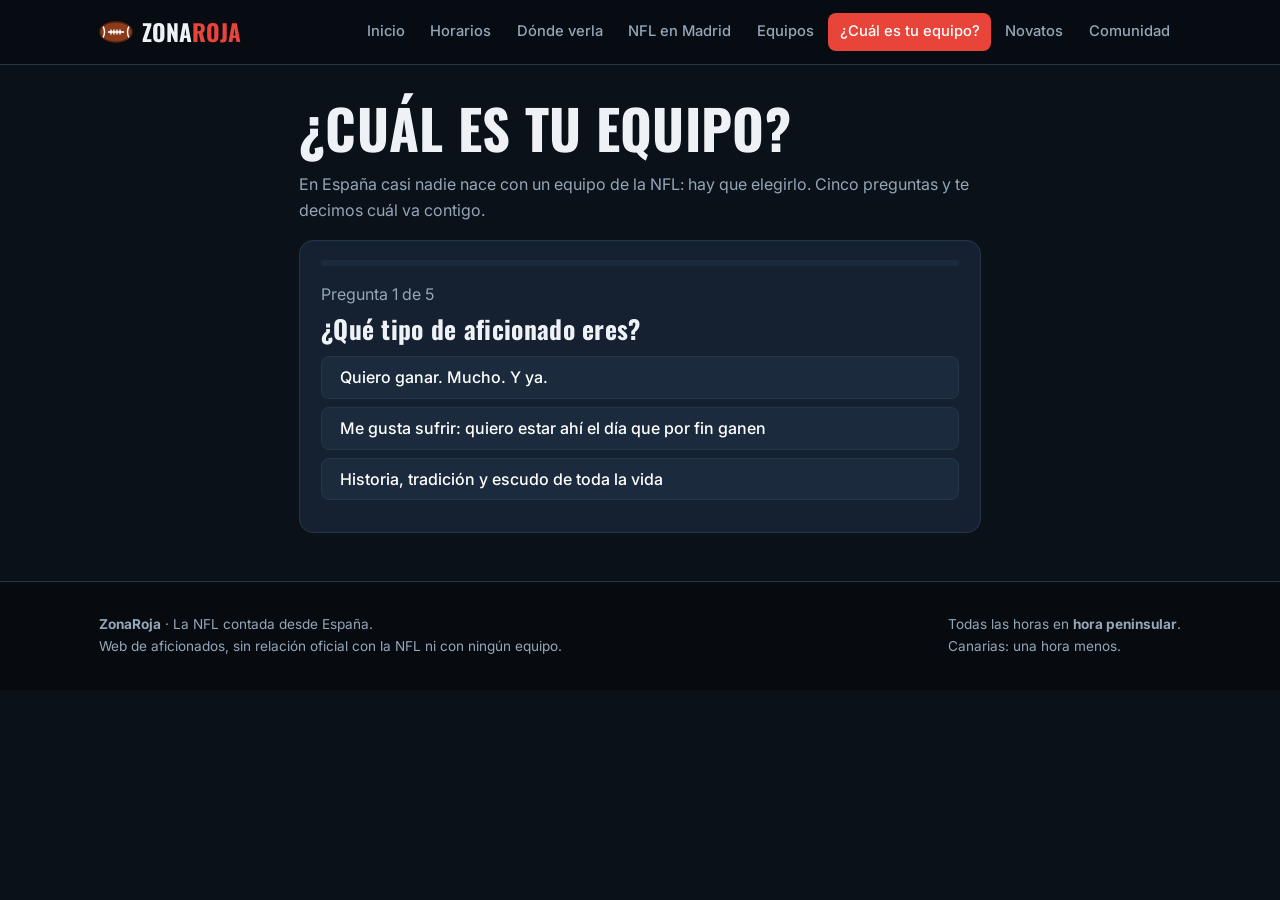
<file: test.html>
<!DOCTYPE html>
<html lang="es">
<head>
<meta charset="utf-8">
<meta name="viewport" content="width=device-width, initial-scale=1">
<title>¿Cuál es tu equipo de la NFL? · ZonaRoja</title>
<link rel="stylesheet" href="style.css">
<script src="app.js" defer></script>
</head>
<body>
<div id="cabecera"></div>
<main class="wrap" style="max-width:720px">
  <h1 style="margin-top:2rem">¿Cuál es tu equipo?</h1>
  <p class="muted">En España casi nadie nace con un equipo de la NFL: hay que elegirlo. Cinco preguntas y te decimos cuál va contigo.</p>
  <div class="card" id="test" style="margin-top:1rem"></div>
</main>
<div id="pie"></div>
</body>
</html>
</file>
<file: style.css>
@import url("https://fonts.googleapis.com/css2?family=Oswald:wght@500;600;700&family=Inter:wght@400;500;600;700&display=swap");

:root {
  --bg: #0b1118;
  --bg2: #111a24;
  --panel: #152130;
  --panel2: #1b2a3c;
  --text: #eef2f6;
  --muted: #94a6b8;
  --rojo: #e8443a;
  --oro: #f5c04a;
  --verde: #2f9e5b;
  --cesped: #1f6b3d;
  --line: #24364a;
  --r: 14px;
  --sombra: 0 10px 30px rgba(0,0,0,.35);
}
* { box-sizing: border-box; }
html { scroll-behavior: smooth; }
body {
  margin: 0;
  font-family: "Inter", system-ui, sans-serif;
  background: var(--bg);
  color: var(--text);
  line-height: 1.6;
}
h1, h2, h3, .display { font-family: "Oswald", "Inter", sans-serif; letter-spacing: .3px; line-height: 1.15; }
h1 { font-size: clamp(2rem, 5vw, 3.4rem); margin: .3rem 0 .8rem; text-transform: uppercase; }
h2 { font-size: 1.7rem; margin: 2.8rem 0 1rem; text-transform: uppercase; display: flex; align-items: center; gap: .6rem; }
h2::before { content: ""; width: 8px; height: 1.6rem; background: var(--rojo); border-radius: 2px; }
h3 { font-size: 1.25rem; margin: 0 0 .4rem; }
a { color: var(--oro); }
p { margin: .4rem 0 .9rem; }
.muted { color: var(--muted); }
.wrap { max-width: 1120px; margin: 0 auto; padding: 0 1.2rem; }
main.wrap { padding-bottom: 3rem; }

/* ---------- Cabecera ---------- */
header.site { position: sticky; top: 0; z-index: 20; background: rgba(8,13,19,.92); backdrop-filter: blur(8px); border-bottom: 1px solid var(--line); }
header.site .wrap { display: flex; align-items: center; justify-content: space-between; gap: 1rem; min-height: 64px; flex-wrap: wrap; }
.logo { display: flex; align-items: center; gap: .55rem; text-decoration: none; color: var(--text); font-family: "Oswald"; font-size: 1.45rem; font-weight: 700; text-transform: uppercase; }
.logo b { color: var(--rojo); font-weight: 700; }
nav { display: flex; flex-wrap: wrap; gap: .2rem; }
nav a { color: var(--muted); text-decoration: none; padding: .45rem .7rem; border-radius: 8px; font-size: .92rem; font-weight: 500; }
nav a:hover { color: var(--text); background: var(--panel); }
nav a.activo { color: #fff; background: var(--rojo); }

/* ---------- Hero con campo ---------- */
.hero {
  position: relative; overflow: hidden;
  border-radius: 0 0 var(--r) var(--r);
  padding: clamp(2rem, 6vw, 4.5rem) clamp(1.2rem, 4vw, 3rem);
  background:
    linear-gradient(100deg, rgba(8,13,19,.96) 0%, rgba(8,13,19,.85) 45%, rgba(8,13,19,.35) 100%),
    repeating-linear-gradient(90deg, transparent 0 58px, rgba(255,255,255,.18) 58px 60px),
    linear-gradient(180deg, #1c6a3c, #134d2b);
  margin-bottom: 2rem;
  box-shadow: var(--sombra);
}
.hero .kicker { display: inline-block; background: var(--rojo); color: #fff; font-weight: 700; font-size: .8rem; letter-spacing: 1px; text-transform: uppercase; padding: .3rem .7rem; border-radius: 6px; }
.hero p.lead { font-size: 1.15rem; max-width: 620px; color: #d6dee6; }
.hero-grid { display: grid; grid-template-columns: 1.3fr 1fr; gap: 2rem; align-items: center; }
@media (max-width: 820px) { .hero-grid { grid-template-columns: 1fr; } }

/* Marcador / cuenta atrás */
.marcador { background: #05080c; border: 2px solid #2d3d50; border-radius: var(--r); padding: 1.2rem; box-shadow: inset 0 0 25px rgba(0,0,0,.6), var(--sombra); }
.marcador .equipos { display: flex; justify-content: space-between; align-items: center; gap: .5rem; font-family: "Oswald"; font-size: 1.3rem; text-transform: uppercase; }
.marcador .vs { color: var(--muted); font-size: .9rem; }
.marcador .digitos { display: grid; grid-template-columns: repeat(4, 1fr); gap: .5rem; margin: 1rem 0 .6rem; }
.marcador .digitos div { background: #0e151d; border-radius: 8px; text-align: center; padding: .5rem 0; }
.marcador .digitos strong { display: block; font-family: "Oswald"; font-size: 2.2rem; color: var(--oro); font-variant-numeric: tabular-nums; line-height: 1.1; }
.marcador .digitos span { font-size: .7rem; color: var(--muted); text-transform: uppercase; letter-spacing: 1px; }
.marcador .info { font-size: .9rem; color: var(--muted); text-align: center; }
.chip-equipo { display: inline-flex; align-items: center; gap: .4rem; }
.chip-equipo i { width: 14px; height: 14px; border-radius: 50%; display: inline-block; border: 2px solid rgba(255,255,255,.5); }

/* ---------- Tarjetas ---------- */
.grid { display: grid; grid-template-columns: repeat(auto-fit, minmax(250px, 1fr)); gap: 1rem; }
.grid-2 { display: grid; grid-template-columns: repeat(auto-fit, minmax(340px, 1fr)); gap: 1rem; }
.card { background: var(--panel); border: 1px solid var(--line); border-radius: var(--r); padding: 1.2rem 1.3rem; position: relative; }
.card.enlace { text-decoration: none; color: var(--text); transition: transform .15s, border-color .15s; display: block; }
.card.enlace:hover { transform: translateY(-3px); border-color: var(--rojo); }
.card .icono { font-size: 1.8rem; line-height: 1; margin-bottom: .6rem; display: block; }
.card .mas { color: var(--oro); font-weight: 600; font-size: .92rem; }
.card.destacada { background: linear-gradient(140deg, #2a1414, var(--panel) 60%); border-color: #5a2a26; }
.num { font-family: "Oswald"; font-size: 2.6rem; color: var(--oro); line-height: 1; }

/* ---------- Tablas ---------- */
.tabla { width: 100%; border-collapse: collapse; background: var(--panel); border-radius: var(--r); overflow: hidden; border: 1px solid var(--line); }
.tabla th, .tabla td { text-align: left; padding: .75rem .9rem; border-bottom: 1px solid var(--line); vertical-align: top; }
.tabla th { background: var(--panel2); color: var(--muted); font-size: .8rem; text-transform: uppercase; letter-spacing: .8px; }
.tabla tr:last-child td { border-bottom: 0; }
.tabla .hora { font-family: "Oswald"; font-size: 1.35rem; color: var(--oro); white-space: nowrap; }
.scroll-x { overflow-x: auto; }

/* ---------- Etiquetas y avisos ---------- */
.tag { display: inline-block; font-size: .72rem; font-weight: 700; text-transform: uppercase; letter-spacing: .6px; padding: .2rem .55rem; border-radius: 999px; background: #2a3b4e; color: #c3d0dc; }
.tag.ok { background: #18432c; color: #9ff0bf; }
.tag.medio { background: #4a3c14; color: #ffe08a; }
.tag.mal { background: #4a1c1a; color: #ffb3ad; }
.aviso { background: #2b2210; border: 1px solid #6b5220; border-left: 5px solid var(--oro); border-radius: 10px; padding: .9rem 1.1rem; margin: 1rem 0; }
.aviso.rojo { background: #2b1312; border-color: #6b2a26; border-left-color: var(--rojo); }

/* ---------- Formularios ---------- */
label { display: block; font-size: .85rem; color: var(--muted); margin: .7rem 0 .25rem; font-weight: 600; }
input, select, textarea { background: #0b121a; color: var(--text); border: 1px solid var(--line); border-radius: 8px; padding: .6rem .7rem; font: inherit; width: 100%; }
button, .boton { background: var(--rojo); color: #fff; border: 0; border-radius: 8px; padding: .65rem 1.1rem; font: 600 1rem "Inter"; cursor: pointer; text-decoration: none; display: inline-block; }
button.sec { background: var(--panel2); }
button:hover, .boton:hover { filter: brightness(1.1); }
.resultado { font-family: "Oswald"; font-size: 1.8rem; color: var(--oro); margin-top: 1rem; }

/* ---------- Línea temporal ---------- */
.timeline { border-left: 3px solid var(--line); margin-left: .5rem; padding-left: 1.4rem; }
.timeline .hito { position: relative; margin-bottom: 1.2rem; }
.timeline .hito::before { content: ""; position: absolute; left: -1.95rem; top: .35rem; width: 14px; height: 14px; border-radius: 50%; background: var(--panel2); border: 3px solid var(--muted); }
.timeline .hito.pasado::before { background: var(--muted); }
.timeline .hito.proximo::before { background: var(--rojo); border-color: var(--rojo); box-shadow: 0 0 0 5px rgba(232,68,58,.25); }
.timeline .fecha { font-family: "Oswald"; color: var(--oro); text-transform: uppercase; font-size: .95rem; }

/* ---------- Equipos ---------- */
.division { margin-bottom: 1.4rem; }
.division h3 { color: var(--muted); font-size: 1rem; text-transform: uppercase; letter-spacing: 1px; }
.equipos-grid { display: grid; grid-template-columns: repeat(auto-fit, minmax(240px, 1fr)); gap: .8rem; }
.equipo { border-radius: 12px; padding: 1rem; color: #fff; position: relative; overflow: hidden; min-height: 110px; border: 1px solid rgba(255,255,255,.08); }
.equipo .nombre { font-family: "Oswald"; font-size: 1.25rem; text-transform: uppercase; line-height: 1.1; }
.equipo .ciudad { font-size: .8rem; opacity: .85; text-transform: uppercase; letter-spacing: 1px; }
.equipo .dato { font-size: .82rem; margin-top: .5rem; opacity: .95; }
.equipo .franja { position: absolute; right: -20px; top: 0; bottom: 0; width: 70px; transform: skewX(-12deg); opacity: .9; }
.equipo.espana { outline: 3px solid var(--oro); }
.filtros { display: flex; flex-wrap: wrap; gap: .5rem; margin: 1rem 0; }
.filtros button { background: var(--panel2); font-size: .85rem; padding: .45rem .8rem; }
.filtros button.on { background: var(--rojo); }

/* ---------- Glosario ---------- */
.glosario { display: grid; grid-template-columns: repeat(auto-fit, minmax(300px, 1fr)); gap: .7rem; }
.termino { background: var(--panel); border: 1px solid var(--line); border-radius: 10px; padding: .8rem 1rem; }
.termino b { font-family: "Oswald"; font-size: 1.1rem; color: #fff; }
.termino .es { color: var(--oro); font-size: .85rem; margin-left: .3rem; }
.termino p { margin: .3rem 0 0; color: #c4cfda; font-size: .93rem; }
.termino .futbol { display: block; margin-top: .35rem; color: var(--muted); font-size: .84rem; font-style: italic; }

/* ---------- Quiz ---------- */
.opciones { display: grid; gap: .5rem; margin: .8rem 0; }
.opciones button { background: var(--panel2); text-align: left; font-weight: 500; border: 1px solid var(--line); }
.opciones button:hover { border-color: var(--rojo); }
.progreso { height: 6px; background: var(--panel2); border-radius: 99px; overflow: hidden; margin-bottom: 1rem; }
.progreso div { height: 100%; background: var(--rojo); transition: width .3s; }

footer { border-top: 1px solid var(--line); padding: 2rem 0; color: var(--muted); font-size: .85rem; background: #070b10; }
footer .wrap { display: flex; justify-content: space-between; gap: 1rem; flex-wrap: wrap; }
.sr { position: absolute; left: -9999px; }

/* ---------- Móvil ---------- */
@media (max-width: 820px) {
  header.site .wrap { flex-direction: column; align-items: stretch; gap: .2rem; padding-top: .5rem; }
  nav { flex-wrap: nowrap; overflow-x: auto; padding-bottom: .5rem; scrollbar-width: none; }
  nav::-webkit-scrollbar { display: none; }
  nav a { white-space: nowrap; flex: 0 0 auto; }
  .marcador .digitos strong { font-size: 1.8rem; }
}
</file>
